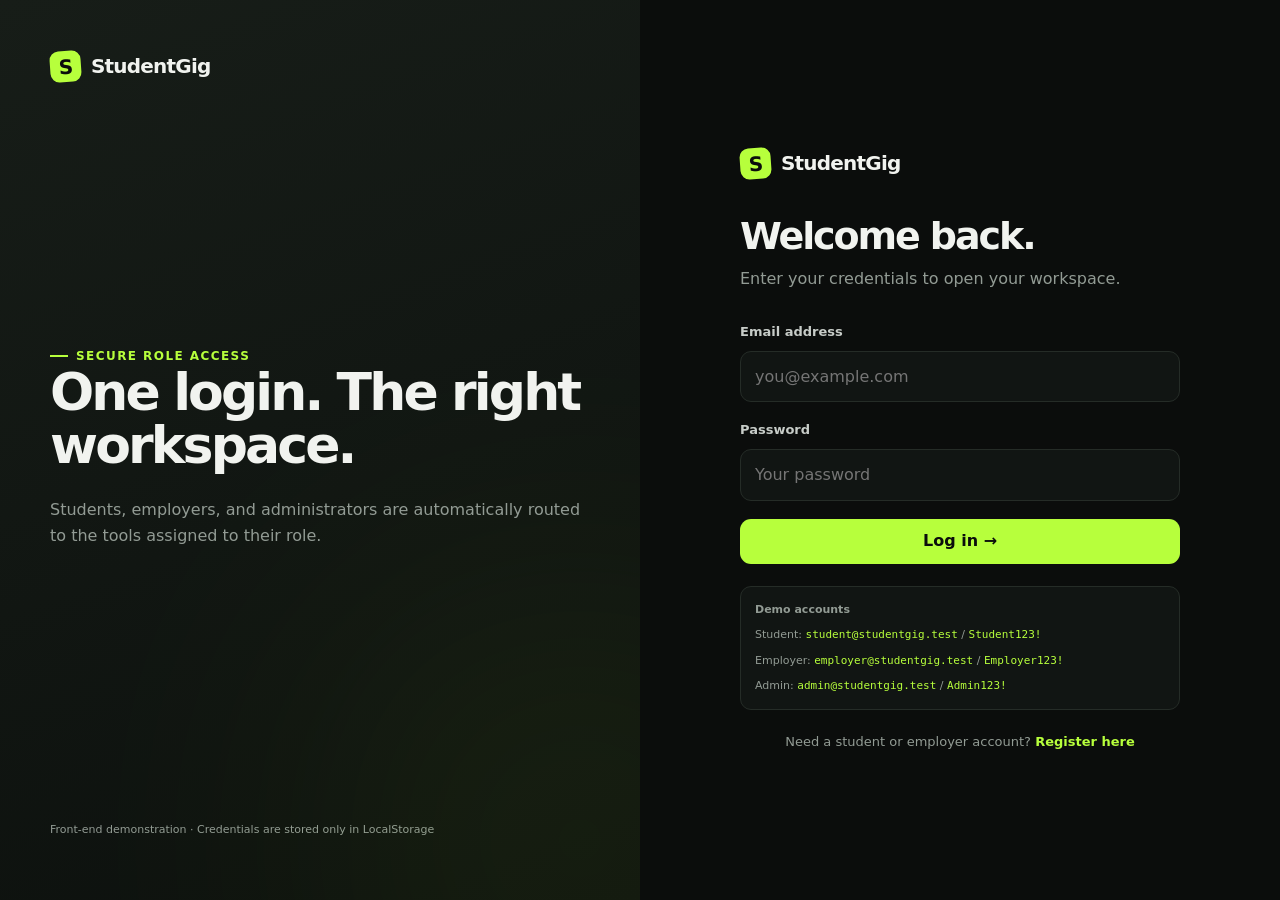
<file: admin-dashboard.html>
<!doctype html>
<html lang="en">
  <head>
    <meta charset="UTF-8" />
    <meta name="viewport" content="width=device-width,initial-scale=1" />
    <title>Administrator Dashboard — StudentGig</title>
    <link rel="stylesheet" href="style.css" />
    <script type="module" src="script.js"></script>
  </head>
  <body data-page="admin" data-role="admin">
    <div class="admin-shell">
      <aside class="admin-sidebar">
        <a class="logo" href="admin-dashboard.html"><span class="logo-mark">S</span>StudentGig</a>
        <div class="notice warning" style="margin-bottom: 20px">Administrator access only</div>
        <nav class="admin-nav">
          <button class="tab-btn active" data-tab="overview">Overview</button>
          <button class="tab-btn" data-tab="students">Student accounts</button>
          <button class="tab-btn" data-tab="employers">Employer accounts</button>
          <button class="tab-btn" data-tab="gigs">Gig postings</button>
          <button class="tab-btn" data-tab="applications">Applications</button>
          <button class="tab-btn" data-tab="activity">Website activity</button>
            <button class="btn btn-danger btn-block" data-logout style="margin-top: 30px">
            Log out
          </button>
        </nav>
      </aside>
      <main class="admin-main">
        <header class="admin-top">
          <div>
            <span class="eyebrow">Administrator workspace</span>
            <h1 style="font-size: 38px; margin: 6px 0">System control center</h1>
          </div>
          <div class="nav-user">
            <div class="avatar sm">AD</div>
            <div><strong>Administrator</strong><small>Full management access</small></div>
          </div>
        </header>
        <select
          class="admin-mobile-nav"
          aria-label="Admin section"
          onchange="document.querySelector('[data-tab=' + this.value + ']').click()"
        >
          <option value="overview">Overview</option>
          <option value="students">Student accounts</option>
          <option value="employers">Employer accounts</option>
          <option value="gigs">Gig postings</option>
          <option value="applications">Applications</option>
          <option value="activity">Website activity</option>
        </select>
        <section class="tab-panel active" id="overview">
          <div class="grid-4" id="adminStats"></div>
          <div class="grid-2">
            <article class="card panel">
              <span class="eyebrow">Access model</span>
              <h2 style="font-size: 26px; margin-top: 10px">Three roles. Clear boundaries.</h2>
              <p class="muted">
                Administrator accounts are not exposed in public registration. Students and
                employers are restricted to their own modules and records.
              </p>
            </article>
            <article class="card panel">
              <span class="eyebrow">Management</span>
              <h2 style="font-size: 26px; margin-top: 10px">All controls are live.</h2>
              <p class="muted">
                Use the sections to suspend accounts, close or remove gigs, review applications, and
                inspect recent platform activity.
              </p>
            </article>
          </div>
        </section>
        <section class="tab-panel" id="students">
          <div class="panel-head">
            <div>
              <span class="eyebrow">Account management</span>
              <h2 style="font-size: 30px; margin-top: 8px">Student accounts</h2>
            </div>
            <div class="search-field" style="max-width: 300px">
              <input id="adminSearch" placeholder="Search active table" />
            </div>
          </div>
          <div class="card table-wrap">
            <table>
              <thead>
                <tr>
                  <th>Student</th>
                  <th>Registered</th>
                  <th>Status</th>
                  <th>Action</th>
                </tr>
              </thead>
              <tbody id="studentRows"></tbody>
            </table>
          </div>
        </section>
        <section class="tab-panel" id="employers">
          <div class="panel-head">
            <div>
              <span class="eyebrow">Account management</span>
              <h2 style="font-size: 30px; margin-top: 8px">Employer accounts</h2>
            </div>
          </div>
          <div class="card table-wrap">
            <table>
              <thead>
                <tr>
                  <th>Employer</th>
                  <th>Registered</th>
                  <th>Status</th>
                  <th>Action</th>
                </tr>
              </thead>
              <tbody id="employerRows"></tbody>
            </table>
          </div>
        </section>
        <section class="tab-panel" id="gigs">
          <div class="panel-head">
            <div>
              <span class="eyebrow">Content management</span>
              <h2 style="font-size: 30px; margin-top: 8px">All gig postings</h2>
            </div>
          </div>
          <div class="card table-wrap">
            <table>
              <thead>
                <tr>
                  <th>Gig</th>
                  <th>Type</th>
                  <th>Status</th>
                  <th>Actions</th>
                </tr>
              </thead>
              <tbody id="gigRows"></tbody>
            </table>
          </div>
        </section>
        <section class="tab-panel" id="applications">
          <div class="panel-head">
            <div>
              <span class="eyebrow">Platform activity</span>
              <h2 style="font-size: 30px; margin-top: 8px">All applications</h2>
            </div>
          </div>
          <div class="card table-wrap">
            <table>
              <thead>
                <tr>
                  <th>Student</th>
                  <th>Gig</th>
                  <th>Employer</th>
                  <th>Status</th>
                </tr>
              </thead>
              <tbody id="applicationRows"></tbody>
            </table>
          </div>
        </section>
        <section class="tab-panel" id="activity">
          <div class="panel-head">
            <div>
              <span class="eyebrow">Audit trail</span>
              <h2 style="font-size: 30px; margin-top: 8px">Website activity</h2>
            </div>
          </div>
          <div class="card activity-list" id="activityList"></div>
        </section>
      </main>
    </div>
  </body>
</html>
</file>
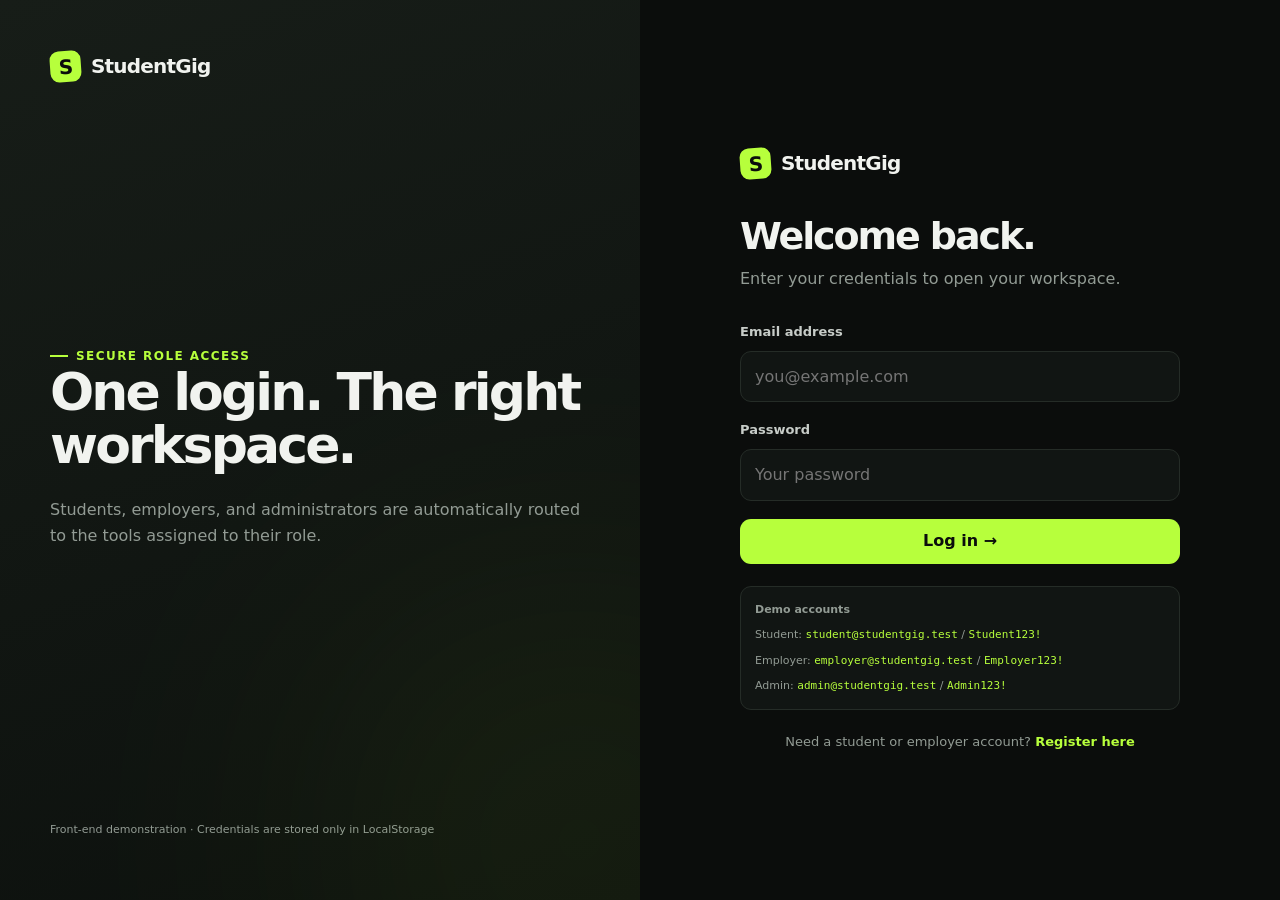
<file: employer-profile.html>
<!doctype html>
<html lang="en">
  <head>
    <meta charset="UTF-8" />
    <meta name="viewport" content="width=device-width,initial-scale=1" />
    <title>Employer Dashboard — StudentGig</title>
    <link rel="stylesheet" href="style.css" />
    <script type="module" src="script.js"></script>
  </head>
  <body data-page="employer-profile" data-role="employer">
    <div id="siteNav"></div>
    <main class="section-sm">
      <div class="container">
        <section class="dashboard-hero">
          <div class="profile-person">
            <div id="companyLogo"></div>
            <div>
              <span class="kicker">Employer workspace</span>
              <h1 id="companyName">Company</h1>
              <p class="muted" id="companySubtitle"></p>
            </div>
          </div>
          <div class="action-row">
            <label class="btn btn-outline file-label"
              >Change logo<input id="logoInput" type="file" accept="image/*" /></label
            ><button class="btn btn-outline" id="editProfile">Edit company</button
            ><a class="btn" href="post-job.html">Post a gig</a>
          </div>
        </section>
        <section class="section-sm"><div class="dashboard-grid" id="employerStats"></div></section>
        <div class="dashboard-grid">
          <section class="card span-8" id="companyDetails"></section>
          <aside class="card span-4">
            <span class="eyebrow">Ownership protected</span>
            <h3 style="margin-top: 12px">Your data stays scoped.</h3>
            <p class="muted">
              You can edit only gigs created by this account and review only students who applied to
              those gigs.
            </p>
          </aside>
          <section class="card span-12">
            <div class="panel-head">
              <div>
                <span class="eyebrow">Your listings</span>
                <h2 style="font-size: 28px; margin: 8px 0">Manage posted gigs</h2>
              </div>
              <a class="btn btn-sm" href="post-job.html">Post new gig</a>
            </div>
            <div id="employerGigs"></div>
          </section>
          <section class="card span-12" id="applicants">
            <div class="panel-head">
              <div>
                <span class="eyebrow">Your candidates</span>
                <h2 style="font-size: 28px; margin: 8px 0">Review applications</h2>
              </div>
              <a class="btn btn-outline btn-sm" href="messages.html">Open messages</a>
            </div>
            <div id="employerApplicants"></div>
          </section>
        </div>
      </div>
    </main>
    <div class="modal" id="profileModal">
      <div class="modal-card">
        <div class="modal-head">
          <h3>Edit employer profile</h3>
          <button type="button" data-close-modal aria-label="Close">×</button>
        </div>
        <form id="employerProfileForm">
          <div class="form-grid">
            <div class="form-group">
              <label for="name">Contact person</label><input id="name" name="name" required />
            </div>
            <div class="form-group">
              <label for="company">Company name</label
              ><input id="company" name="company" required />
            </div>
          </div>
          <div class="form-group">
            <label for="description">Company description</label
            ><textarea id="description" name="description" required></textarea>
          </div>
          <div class="form-grid">
            <div class="form-group">
              <label for="contact">Contact details</label
              ><input id="contact" name="contact" required />
            </div>
            <div class="form-group">
              <label for="location">Location</label><input id="location" name="location" required />
            </div>
          </div>
          <div class="form-group">
            <label for="industry">Industry</label
            ><input id="industry" name="industry" placeholder="Creative marketing" />
          </div>
          <button class="btn btn-block" type="submit">Save company profile</button>
        </form>
      </div>
    </div>
  </body>
</html>
</file>
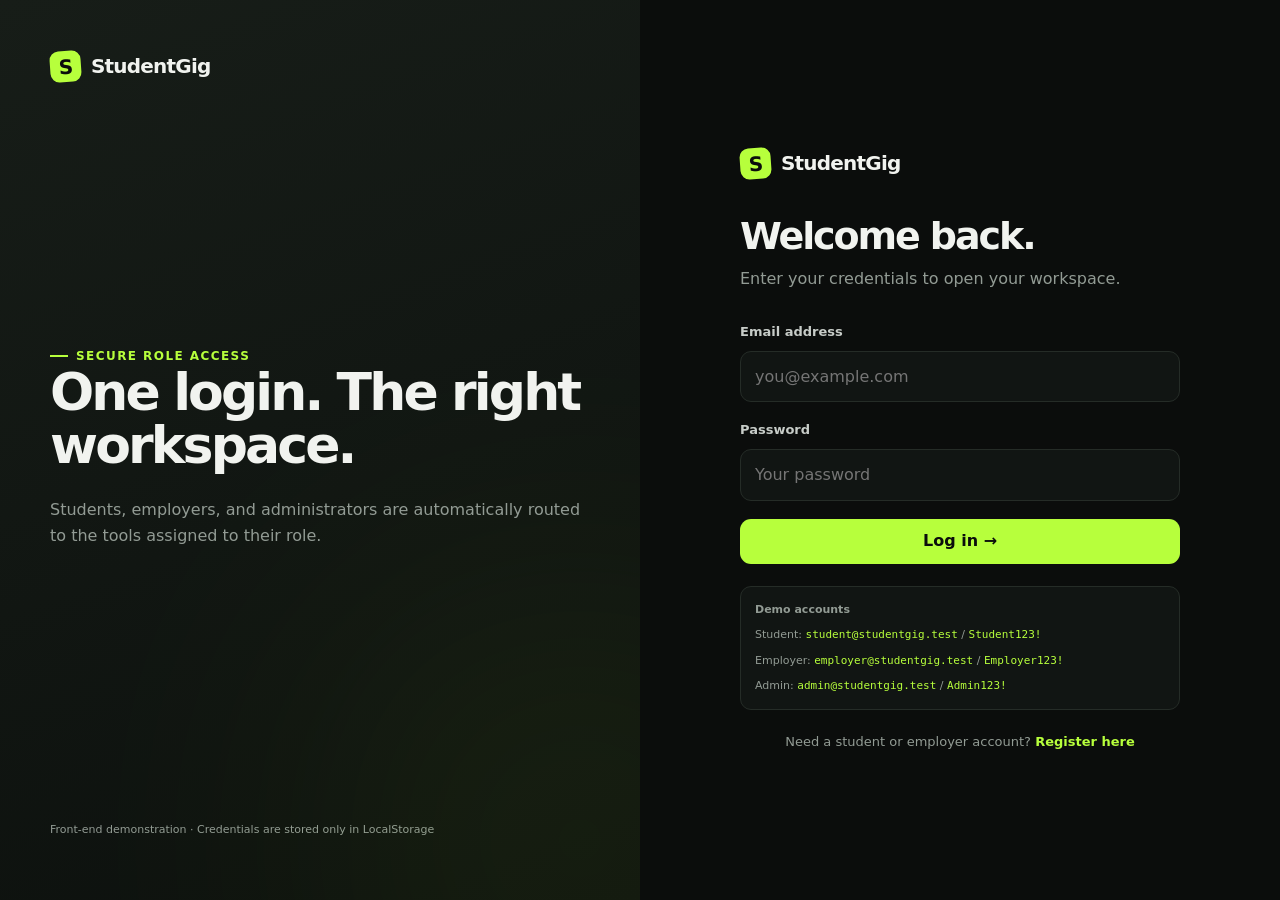
<file: find-gigs.html>
<!doctype html>
<html lang="en">
  <head>
    <meta charset="UTF-8" />
    <meta name="viewport" content="width=device-width,initial-scale=1" />
    <title>Find Gigs — StudentGig</title>
    <link rel="stylesheet" href="style.css" />
    <script type="module" src="script.js"></script>
  </head>
  <body data-page="find-gigs" data-role="student">
    <div id="siteNav"></div>
    <main>
      <section class="page-head">
        <div class="container">
          <span class="eyebrow">Student opportunity board</span>
          <h1>Find work that fits.</h1>
          <p>Search active opportunities by skill, category, location, work type, and pay.</p>
        </div>
      </section>
      <section class="section-sm">
        <div class="container">
          <div class="browse-layout">
            <form class="card filters" id="filterForm">
              <div style="display: flex; justify-content: space-between; align-items: center">
                <h3>Filters</h3>
                <button class="btn btn-ghost btn-sm" type="reset">Clear</button>
              </div>
              <div class="form-group">
                <label for="q">Search</label
                ><input id="q" name="q" placeholder="Title, company, keyword" />
              </div>
              <div class="form-group">
                <label for="category">Category</label
                ><select id="category" name="category">
                  <option value="">All categories</option>
                  <option>Marketing</option>
                  <option>Design</option>
                  <option>Retail</option>
                  <option>Events</option>
                  <option>Education</option>
                  <option>Admin</option>
                </select>
              </div>
              <div class="form-group">
                <label for="location">Location</label
                ><select id="location" name="location">
                  <option value="">All locations</option>
                  <option>Remote</option>
                  <option>On Campus</option>
                  <option>Local</option>
                </select>
              </div>
              <div class="form-group">
                <label for="type">Job type</label
                ><select id="type" name="type">
                  <option value="">All types</option>
                  <option>Part-Time</option>
                  <option>Short-Term</option>
                  <option>Remote</option>
                </select>
              </div>
              <div class="form-group">
                <label>Pay range</label>
                <div class="salary-row">
                  <input name="min" type="number" min="0" placeholder="Min" /><input
                    name="max"
                    type="number"
                    min="0"
                    placeholder="Max"
                  />
                </div>
              </div>
            </form>
            <div>
              <div class="results-head">
                <strong id="resultCount">0 opportunities</strong
                ><span class="muted" style="font-size: 12px">Active gigs only</span>
              </div>
              <div class="job-list" id="jobList"></div>
            </div>
          </div>
        </div>
      </section>
    </main>
  </body>
</html>
</file>
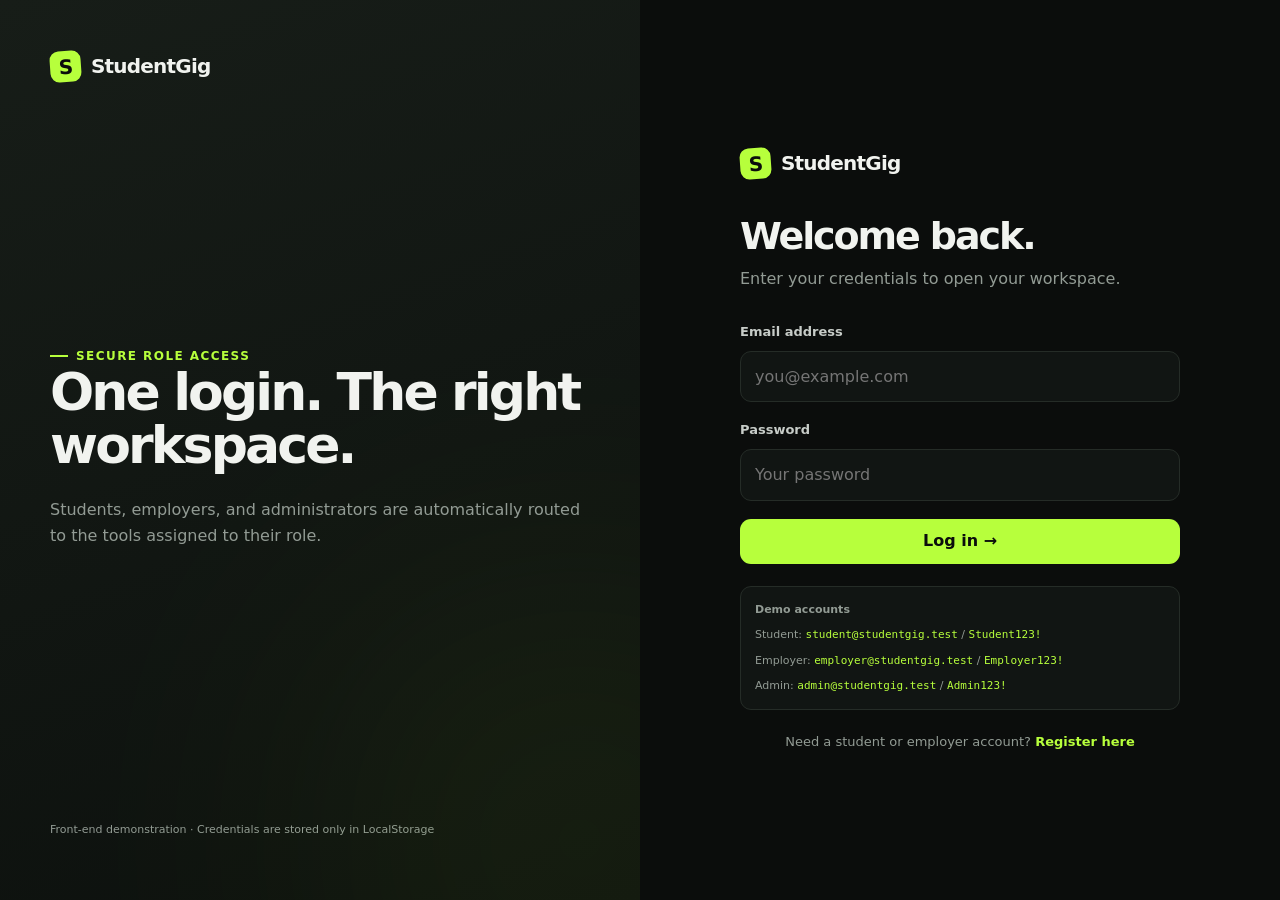
<file: gig-details.html>
<!doctype html>
<html lang="en">
  <head>
    <meta charset="UTF-8" />
    <meta name="viewport" content="width=device-width,initial-scale=1" />
    <title>Gig Details — StudentGig</title>
    <link rel="stylesheet" href="style.css" />
    <script type="module" src="script.js"></script>
  </head>
  <body data-page="gig-details" data-role="student">
    <div id="siteNav"></div>
    <main class="section-sm"><div class="container" id="gigContent"></div></main>
    <div class="modal" id="applyModal">
      <div class="modal-card">
        <div class="modal-head">
          <div>
            <span class="eyebrow">Student application</span>
            <h3 style="margin-top: 8px">Why are you a good fit?</h3>
          </div>
          <button type="button" data-close-modal aria-label="Close">×</button>
        </div>
        <form id="applicationForm">
          <div class="form-group">
            <label for="note">Application note</label
            ><textarea
              id="note"
              name="note"
              required
              placeholder="Share relevant skills, availability, and why this gig interests you."
            ></textarea>
          </div>
          <button class="btn btn-block" type="submit">Submit application</button>
        </form>
      </div>
    </div>
  </body>
</html>
</file>
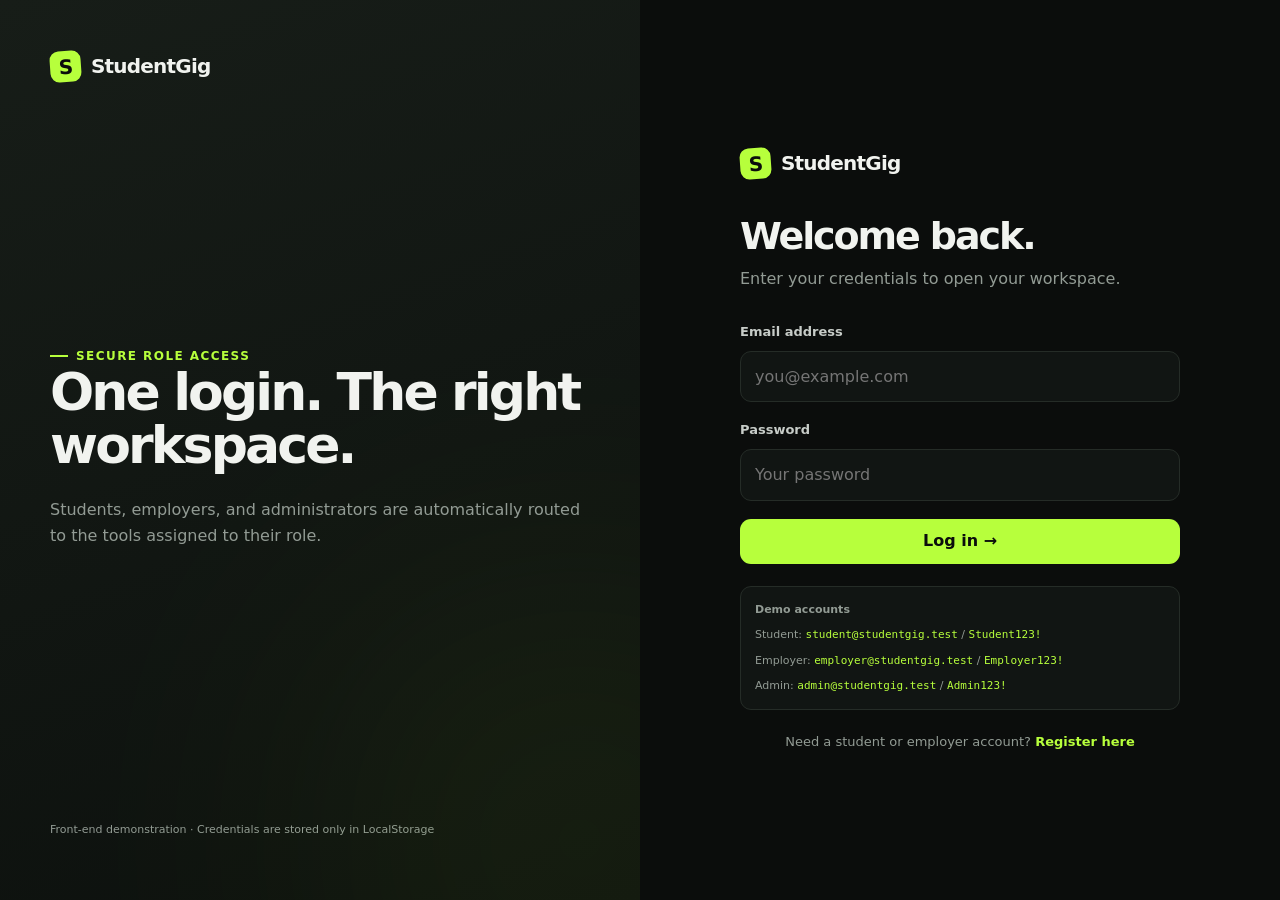
<file: login.html>
<!doctype html>
<html lang="en">
  <head>
    <meta charset="UTF-8" />
    <meta name="viewport" content="width=device-width,initial-scale=1" />
    <title>Log in — StudentGig</title>
    <link rel="stylesheet" href="style.css" />
    <script type="module" src="script.js"></script>
  </head>
  <body data-page="login" data-role="public">
    <main class="auth-page">
      <section class="auth-art">
        <a class="logo" href="index.html"><span class="logo-mark">S</span>StudentGig</a>
        <div class="auth-quote">
          <span class="eyebrow">Secure role access</span>
          <h1>One login. The right workspace.</h1>
          <p class="muted">
            Students, employers, and administrators are automatically routed to the tools assigned
            to their role.
          </p>
        </div>
        <p class="muted" style="font-size: 11px">
          Front-end demonstration · Credentials are stored only in LocalStorage
        </p>
      </section>
      <section class="auth-form-wrap">
        <div class="auth-form">
          <a class="logo" href="index.html" style="margin-bottom: 38px"
            ><span class="logo-mark">S</span>StudentGig</a
          >
          <h1>Welcome back.</h1>
          <p>Enter your credentials to open your workspace.</p>
          <form id="loginForm" novalidate>
            <div class="form-group">
              <label for="email">Email address</label
              ><input
                id="email"
                name="email"
                type="email"
                autocomplete="email"
                required
                placeholder="you@example.com"
              />
            </div>
            <div class="form-group">
              <label for="password">Password</label
              ><input
                id="password"
                name="password"
                type="password"
                autocomplete="current-password"
                required
                placeholder="Your password"
              />
            </div>
            <button class="btn btn-block" type="submit">Log in →</button>
          </form>
          <div class="auth-demo">
            <strong>Demo accounts</strong
            ><span>Student: <code>student@studentgig.test</code> / <code>Student123!</code></span
            ><span>Employer: <code>employer@studentgig.test</code> / <code>Employer123!</code></span
            ><span>Admin: <code>admin@studentgig.test</code> / <code>Admin123!</code></span>
          </div>
          <div class="auth-switch">
            Need a student or employer account? <a href="signin.html">Register here</a>
          </div>
        </div>
      </section>
    </main>
  </body>
</html>
</file>
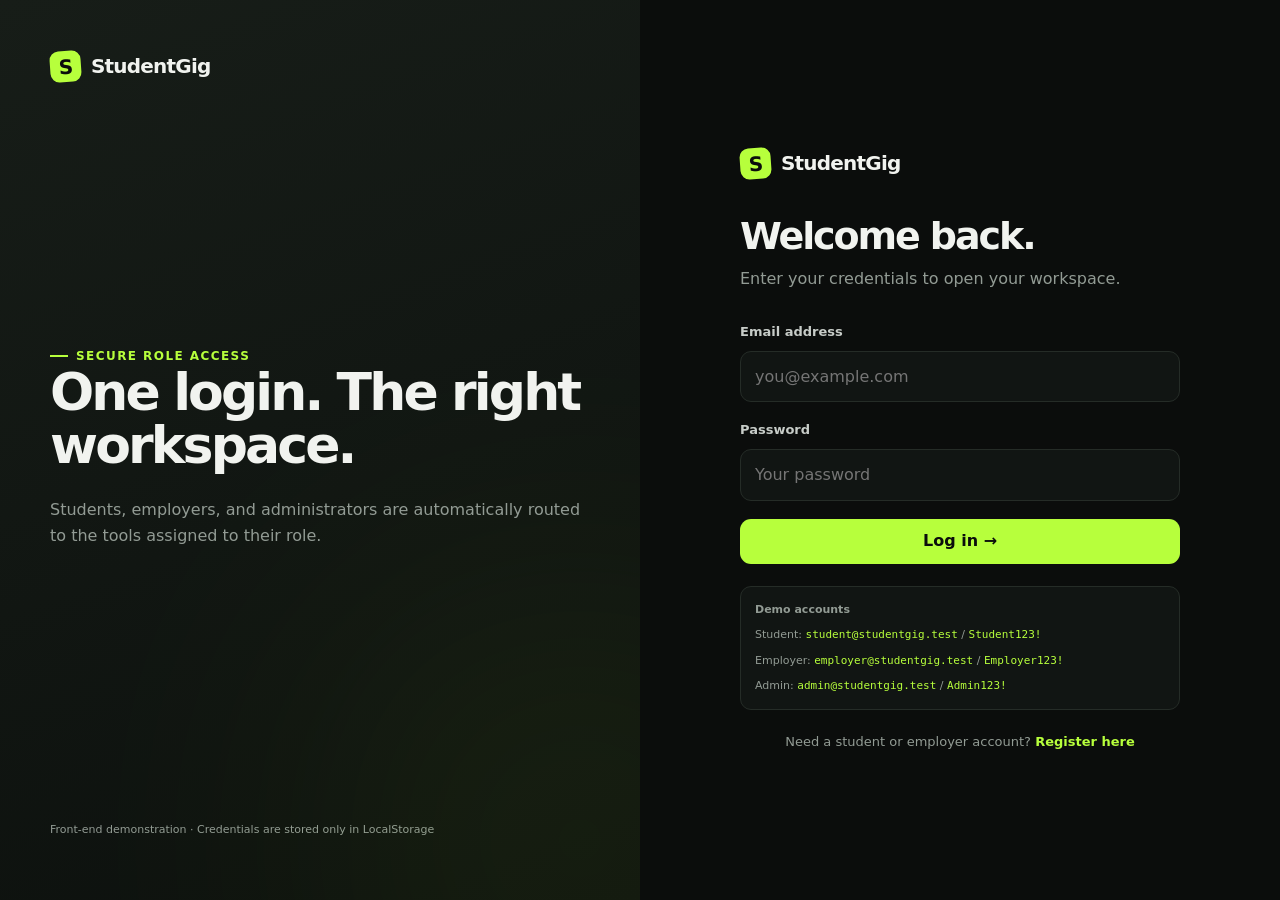
<file: messages.html>
<!doctype html>
<html lang="en">
  <head>
    <meta charset="UTF-8" />
    <meta name="viewport" content="width=device-width,initial-scale=1" />
    <title>Messages — StudentGig</title>
    <link rel="stylesheet" href="style.css" />
    <script type="module" src="script.js"></script>
  </head>
  <body data-page="messages" data-role="member">
    <div id="siteNav"></div>
    <main class="chat-shell">
      <aside class="chat-sidebar">
        <h2 style="font-size: 28px">Messages</h2>
        <p class="muted" style="font-size: 12px">
          Only connected students and employers appear here.
        </p>
        <div id="conversationList"></div>
      </aside>
      <section class="chat-main">
        <header class="chat-header">
          <div>
            <span class="kicker">Conversation</span
            ><strong id="chatPerson" style="display: block">Messages</strong>
          </div>
        </header>
        <div class="messages" id="messageHistory"></div>
        <form class="chat-compose" id="messageForm">
          <input
            name="text"
            autocomplete="off"
            required
            placeholder="Write a professional message…"
            aria-label="Message"
          /><button class="btn" type="submit">Send</button>
        </form>
      </section>
    </main>
  </body>
</html>
</file>
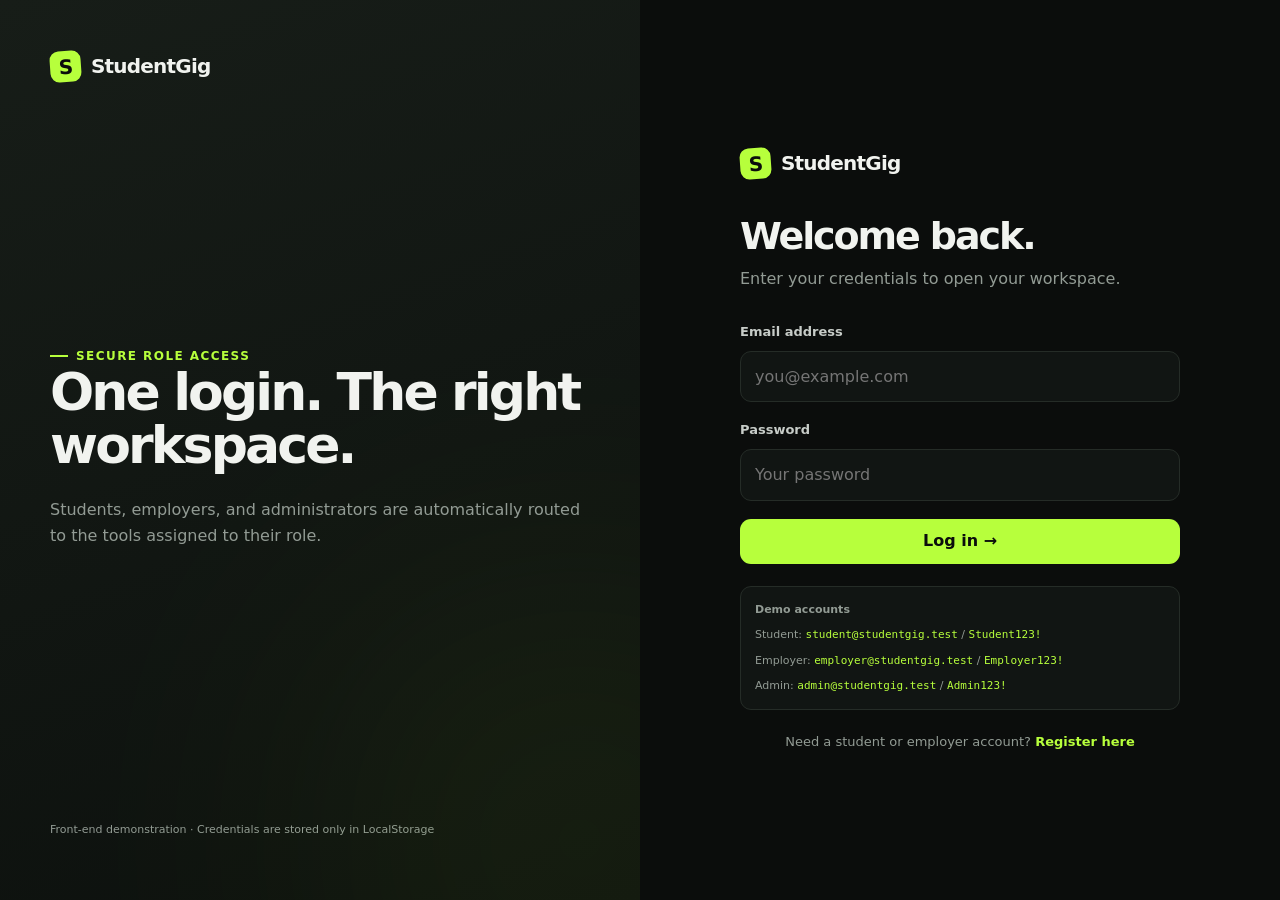
<file: post-job.html>
<!doctype html>
<html lang="en">
  <head>
    <meta charset="UTF-8" />
    <meta name="viewport" content="width=device-width,initial-scale=1" />
    <title>Post a Gig — StudentGig</title>
    <link rel="stylesheet" href="style.css" />
    <script type="module" src="script.js"></script>
  </head>
  <body data-page="post-job" data-role="employer">
    <div id="siteNav"></div>
    <main>
      <section class="page-head">
        <div class="container" style="text-align: center">
          <span class="eyebrow">Employer tools</span>
          <h1 id="formTitle">Post a new gig</h1>
          <p style="margin-inline: auto">
            Describe the work clearly so the right students can apply with confidence.
          </p>
        </div>
      </section>
      <section class="section-sm">
        <div class="container">
          <form class="card form-card" id="gigForm">
            <div class="form-grid">
              <div class="form-group">
                <label for="title">Gig title</label
                ><input id="title" name="title" required placeholder="Social Media Assistant" />
              </div>
              <div class="form-group">
                <label for="category">Category</label
                ><select id="category" name="category" required>
                  <option value="">Choose category</option>
                  <option>Marketing</option>
                  <option>Design</option>
                  <option>Retail</option>
                  <option>Events</option>
                  <option>Education</option>
                  <option>Admin</option>
                </select>
              </div>
            </div>
            <div class="form-group">
              <label for="description">Description</label
              ><textarea
                id="description"
                name="description"
                required
                placeholder="Explain the opportunity and its value to a student"
              ></textarea>
            </div>
            <div class="form-grid">
              <div class="form-group">
                <label for="responsibilities">Responsibilities</label
                ><textarea
                  id="responsibilities"
                  name="responsibilities"
                  required
                  placeholder="One responsibility per line"
                ></textarea>
              </div>
              <div class="form-group">
                <label for="qualifications">Qualifications</label
                ><textarea
                  id="qualifications"
                  name="qualifications"
                  required
                  placeholder="One qualification per line"
                ></textarea>
              </div>
            </div>
            <div class="form-grid">
              <div class="form-group">
                <label for="type">Job type</label
                ><select id="type" name="type" required>
                  <option value="">Choose type</option>
                  <option>Part-Time</option>
                  <option>Short-Term</option>
                  <option>Remote</option>
                </select>
              </div>
              <div class="form-group">
                <label for="location">Location</label
                ><select id="location" name="location" required>
                  <option value="">Choose location</option>
                  <option>Remote</option>
                  <option>On Campus</option>
                  <option>Local</option>
                </select>
              </div>
            </div>
            <div class="form-grid">
              <div class="form-group">
                <label for="salary">Numeric pay amount</label
                ><input
                  id="salary"
                  name="salary"
                  type="number"
                  min="1"
                  required
                  placeholder="250"
                />
                <div class="helper">Used for student salary filtering.</div>
              </div>
              <div class="form-group">
                <label for="salaryLabel">Displayed payment</label
                ><input id="salaryLabel" name="salaryLabel" required placeholder="₱250 / hour" />
              </div>
            </div>
            <div class="form-grid">
              <div class="form-group">
                <label for="schedule">Work schedule</label
                ><input
                  id="schedule"
                  name="schedule"
                  required
                  placeholder="10 hours/week, flexible"
                />
              </div>
              <div class="form-group">
                <label for="deadline">Application deadline</label
                ><input id="deadline" name="deadline" type="date" required />
              </div>
            </div>
            <div class="action-row" style="justify-content: flex-end">
              <a class="btn btn-outline" href="employer-profile.html">Cancel</a
              ><button class="btn" id="publishButton" type="submit">Publish gig</button>
            </div>
          </form>
        </div>
      </section>
    </main>
  </body>
</html>
</file>
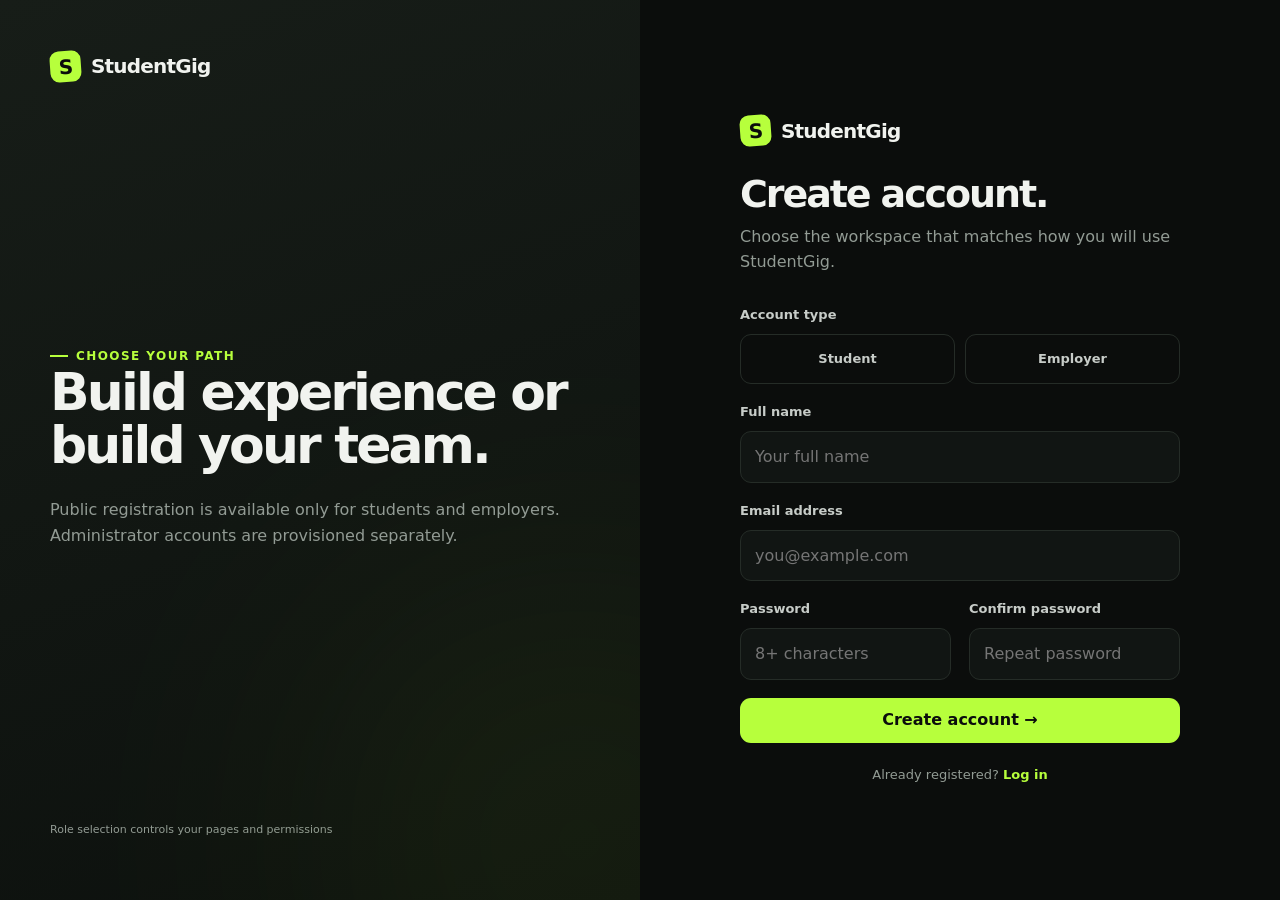
<file: signin.html>
<!doctype html>
<html lang="en">
  <head>
    <meta charset="UTF-8" />
    <meta name="viewport" content="width=device-width,initial-scale=1" />
    <title>Create account — StudentGig</title>
    <link rel="stylesheet" href="style.css" />
    <script type="module" src="script.js"></script>
  </head>
  <body data-page="signin" data-role="public">
    <main class="auth-page">
      <section class="auth-art">
        <a class="logo" href="index.html"><span class="logo-mark">S</span>StudentGig</a>
        <div class="auth-quote">
          <span class="eyebrow">Choose your path</span>
          <h1>Build experience or build your team.</h1>
          <p class="muted">
            Public registration is available only for students and employers. Administrator accounts
            are provisioned separately.
          </p>
        </div>
        <p class="muted" style="font-size: 11px">
          Role selection controls your pages and permissions
        </p>
      </section>
      <section class="auth-form-wrap">
        <div class="auth-form">
          <a class="logo" href="index.html" style="margin-bottom: 28px"
            ><span class="logo-mark">S</span>StudentGig</a
          >
          <h1>Create account.</h1>
          <p>Choose the workspace that matches how you will use StudentGig.</p>
          <form id="signupForm" novalidate>
            <div class="form-group">
              <label>Account type</label>
              <div class="auth-choice">
                <div>
                  <input id="studentRole" type="radio" name="role" value="student" required /><label
                    for="studentRole"
                    >Student</label
                  >
                </div>
                <div>
                  <input
                    id="employerRole"
                    type="radio"
                    name="role"
                    value="employer"
                    required
                  /><label for="employerRole">Employer</label>
                </div>
              </div>
            </div>
            <div class="form-group">
              <label for="name">Full name</label
              ><input id="name" name="name" required placeholder="Your full name" />
            </div>
            <div class="form-group" id="companyGroup" hidden>
              <label for="company">Company name</label
              ><input id="company" name="company" placeholder="Your company" />
            </div>
            <div class="form-group">
              <label for="email">Email address</label
              ><input
                id="email"
                name="email"
                type="email"
                autocomplete="email"
                required
                placeholder="you@example.com"
              />
            </div>
            <div class="form-grid">
              <div class="form-group">
                <label for="password">Password</label
                ><input
                  id="password"
                  name="password"
                  type="password"
                  minlength="8"
                  required
                  placeholder="8+ characters"
                />
              </div>
              <div class="form-group">
                <label for="confirm">Confirm password</label
                ><input
                  id="confirm"
                  name="confirm"
                  type="password"
                  required
                  placeholder="Repeat password"
                />
              </div>
            </div>
            <button class="btn btn-block" type="submit">Create account →</button>
          </form>
          <div class="auth-switch">Already registered? <a href="login.html">Log in</a></div>
        </div>
      </section>
    </main>
  </body>
</html>
</file>
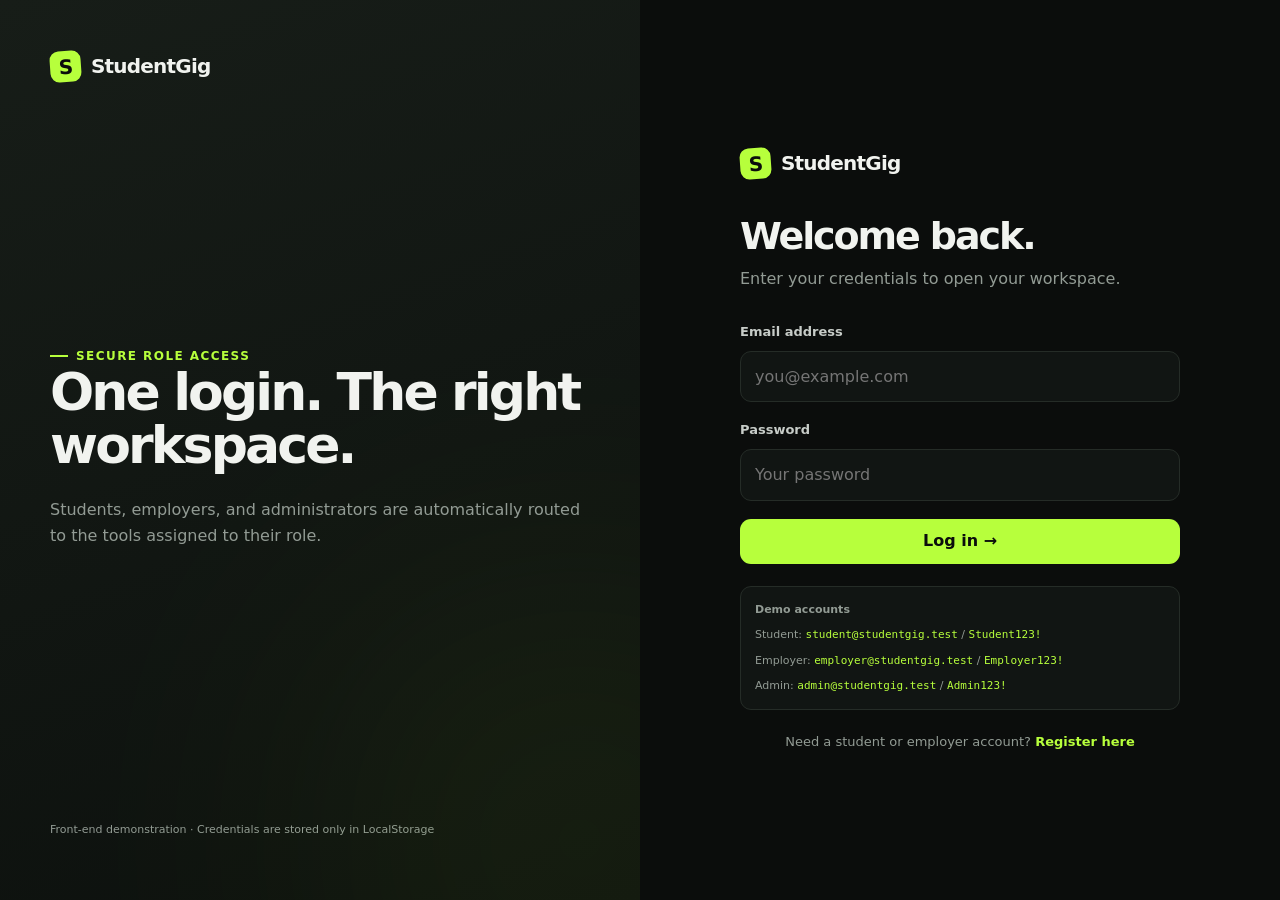
<file: student-profile.html>
<!doctype html>
<html lang="en">
  <head>
    <meta charset="UTF-8" />
    <meta name="viewport" content="width=device-width,initial-scale=1" />
    <title>Student Dashboard — StudentGig</title>
    <link rel="stylesheet" href="style.css" />
    <script type="module" src="script.js"></script>
  </head>
  <body data-page="student-profile" data-role="student">
    <div id="siteNav"></div>
    <main class="section-sm">
      <div class="container">
        <section class="dashboard-hero">
          <div class="profile-person">
            <div id="studentPhoto"></div>
            <div>
              <span class="kicker">Student workspace</span>
              <h1 id="studentName">Student</h1>
              <p class="muted" id="studentSubtitle"></p>
            </div>
          </div>
          <div class="action-row">
            <label class="btn btn-outline file-label"
              >Change photo<input id="photoInput" type="file" accept="image/*" /></label
            ><button class="btn" id="editProfile">Edit profile</button>
          </div>
        </section>
        <section class="section-sm"><div class="dashboard-grid" id="studentStats"></div></section>
        <div class="dashboard-grid">
          <section class="card span-8" id="profileDetails"></section>
          <aside class="card span-4">
            <h3>Availability & location</h3>
            <div id="availability"></div>
            <a class="btn btn-outline btn-block" href="find-gigs.html">Browse active gigs</a>
          </aside>
          <section class="card span-12" id="applications">
            <div class="panel-head">
              <div>
                <span class="eyebrow">My activity</span>
                <h2 style="font-size: 28px; margin: 8px 0">Submitted applications</h2>
              </div>
              <a class="btn btn-sm" href="find-gigs.html">Find more gigs</a>
            </div>
            <div id="studentApplications"></div>
          </section>
        </div>
      </div>
    </main>
    <div class="modal" id="profileModal">
      <div class="modal-card">
        <div class="modal-head">
          <h3>Edit student profile</h3>
          <button type="button" data-close-modal aria-label="Close">×</button>
        </div>
        <form id="studentProfileForm">
          <div class="form-group">
            <label for="name">Full name</label><input id="name" name="name" required />
          </div>
          <div class="form-grid">
            <div class="form-group">
              <label for="degree">Course or degree</label
              ><input id="degree" name="degree" placeholder="BS Information Technology" />
            </div>
            <div class="form-group">
              <label for="school">University</label
              ><input id="school" name="school" placeholder="University name" />
            </div>
          </div>
          <div class="form-group">
            <label for="bio">Biography</label
            ><textarea
              id="bio"
              name="bio"
              placeholder="Introduce your interests and strengths"
            ></textarea>
          </div>
          <div class="form-group">
            <label for="skills">Skills</label
            ><input id="skills" name="skills" placeholder="Figma, tutoring, customer service" />
            <div class="helper">Separate skills with commas.</div>
          </div>
          <div class="form-group">
            <label for="preferences">Work preferences</label
            ><input
              id="preferences"
              name="preferences"
              placeholder="Remote design work, weekend events"
            />
          </div>
          <div class="form-grid">
            <div class="form-group">
              <label for="profileAvailability">Availability</label
              ><input
                id="profileAvailability"
                name="availability"
                placeholder="Weekdays after 2 PM"
              />
            </div>
            <div class="form-group">
              <label for="location">Location</label
              ><input id="location" name="location" placeholder="City or campus" />
            </div>
          </div>
          <button class="btn btn-block" type="submit">Save profile</button>
        </form>
      </div>
    </div>
  </body>
</html>
</file>
<file: style.css>
:root {
  --bg: #0b0d0c;
  --bg2: #111513;
  --card: #171c19;
  --card2: #1b211d;
  --lime: #b7ff3c;
  --lime2: #8ed624;
  --text: #f1f3ef;
  --muted: #929b94;
  --line: #252c27;
  --danger: #ff6b6b;
  --warning: #f5c451;
  --info: #6bb7ff;
  --radius: 18px;
  --radius-sm: 11px;
  --shadow: 0 22px 70px rgba(0, 0, 0, 0.28);
  --max: 1180px;
}
* {
  box-sizing: border-box;
}
html {
  scroll-behavior: smooth;
}
body {
  margin: 0;
  background: var(--bg);
  color: var(--text);
  font-family: Inter, system-ui, sans-serif;
  line-height: 1.6;
}
body.no-scroll {
  overflow: hidden;
}
a {
  color: inherit;
  text-decoration: none;
}
button,
input,
select,
textarea {
  font: inherit;
}
button {
  cursor: pointer;
}
img {
  display: block;
  max-width: 100%;
}
.container {
  width: min(var(--max), calc(100% - 40px));
  margin-inline: auto;
}
.muted {
  color: var(--muted);
}
.lime {
  color: var(--lime);
}
.eyebrow {
  display: inline-flex;
  align-items: center;
  gap: 8px;
  color: var(--lime);
  font-weight: 700;
  text-transform: uppercase;
  letter-spacing: 0.12em;
  font-size: 12px;
}
.eyebrow:before {
  content: "";
  width: 18px;
  height: 2px;
  background: var(--lime);
}
h1,
h2,
h3,
h4,
p {
  margin-top: 0;
}
h1 {
  font-size: clamp(44px, 7vw, 82px);
  line-height: 1.03;
  letter-spacing: -0.055em;
  margin-bottom: 24px;
}
h2 {
  font-size: clamp(30px, 4vw, 50px);
  line-height: 1.1;
  letter-spacing: -0.04em;
  margin-bottom: 16px;
}
h3 {
  font-size: 20px;
  line-height: 1.25;
  margin-bottom: 8px;
}
.section {
  padding: 96px 0;
}
.section-sm {
  padding: 52px 0;
}
.section-head {
  display: flex;
  justify-content: space-between;
  align-items: end;
  gap: 24px;
  margin-bottom: 34px;
}
.section-head p {
  max-width: 520px;
  color: var(--muted);
  margin: 0;
}
.page-head {
  padding: 70px 0 34px;
}
.page-head h1 {
  font-size: clamp(40px, 6vw, 66px);
  margin: 12px 0;
}
.page-head p {
  max-width: 660px;
  color: var(--muted);
}
.navbar {
  height: 76px;
  border-bottom: 1px solid var(--line);
  background: rgba(11, 13, 12, 0.86);
  backdrop-filter: blur(16px);
  position: sticky;
  top: 0;
  z-index: 50;
}
.nav-inner {
  height: 100%;
  display: flex;
  align-items: center;
  justify-content: space-between;
  gap: 24px;
}
.logo {
  display: flex;
  align-items: center;
  gap: 10px;
  font-size: 20px;
  font-weight: 800;
  letter-spacing: -0.04em;
}
.logo-mark {
  width: 31px;
  height: 31px;
  border-radius: 9px;
  background: var(--lime);
  color: #0b0d0c;
  display: grid;
  place-items: center;
  font-weight: 900;
  transform: rotate(-4deg);
}
.nav-links {
  display: flex;
  align-items: center;
  gap: 28px;
}
.nav-links a {
  font-size: 14px;
  color: var(--muted);
  font-weight: 600;
  transition: 0.2s;
}
.nav-links a:hover,
.nav-links a.active {
  color: var(--text);
}
.nav-actions {
  display: flex;
  align-items: center;
  gap: 10px;
}
.menu-btn {
  display: none;
  background: none;
  border: 0;
  color: var(--text);
  width: 42px;
  height: 42px;
  font-size: 24px;
}
.btn {
  border: 0;
  border-radius: var(--radius-sm);
  display: inline-flex;
  align-items: center;
  justify-content: center;
  gap: 9px;
  min-height: 45px;
  padding: 0 19px;
  background: var(--lime);
  color: #0b0d0c;
  font-weight: 700;
  transition:
    transform 0.2s,
    background 0.2s,
    box-shadow 0.2s;
}
.btn:hover {
  transform: translateY(-2px);
  background: #c4ff61;
  box-shadow: 0 10px 30px rgba(183, 255, 60, 0.14);
}
.btn-outline {
  background: transparent;
  color: var(--text);
  box-shadow: inset 0 0 0 1px var(--line);
}
.btn-outline:hover {
  background: var(--card);
  box-shadow: inset 0 0 0 1px #39423b;
}
.btn-ghost {
  background: transparent;
  color: var(--muted);
  padding-inline: 10px;
}
.btn-danger {
  background: rgba(255, 107, 107, 0.12);
  color: #ff8888;
}
.btn-sm {
  min-height: 38px;
  padding: 0 14px;
  font-size: 13px;
}
.btn-block {
  width: 100%;
}
.icon-btn {
  width: 42px;
  height: 42px;
  border: 1px solid var(--line);
  border-radius: 11px;
  background: var(--bg2);
  color: var(--muted);
  display: grid;
  place-items: center;
  transition: 0.2s;
}
.icon-btn:hover,
.icon-btn.saved {
  border-color: var(--lime);
  color: var(--lime);
}
.hero {
  padding: 86px 0 48px;
  overflow: hidden;
}
.hero-grid {
  display: grid;
  grid-template-columns: 1.08fr 0.92fr;
  gap: 70px;
  align-items: center;
}
.hero-copy p {
  font-size: 18px;
  color: var(--muted);
  max-width: 620px;
  margin-bottom: 32px;
}
.hero-copy h1 span {
  color: var(--lime);
}
.hero-search {
  display: grid;
  grid-template-columns: 1fr 1fr auto;
  background: var(--card);
  padding: 8px;
  border: 1px solid var(--line);
  border-radius: 15px;
  max-width: 710px;
}
.hero-search input {
  background: transparent;
  border: 0;
  color: var(--text);
  padding: 0 16px;
  outline: 0;
  min-width: 0;
}
.hero-search input + input {
  border-left: 1px solid var(--line);
}
.trust-row {
  display: flex;
  align-items: center;
  gap: 16px;
  margin-top: 28px;
  color: var(--muted);
  font-size: 13px;
}
.avatar-stack {
  display: flex;
}
.avatar-stack span {
  width: 31px;
  height: 31px;
  border-radius: 50%;
  border: 2px solid var(--bg);
  display: grid;
  place-items: center;
  background: var(--card2);
  font-size: 10px;
  font-weight: 700;
  margin-left: -8px;
}
.avatar-stack span:first-child {
  margin-left: 0;
}
.hero-visual {
  position: relative;
  min-height: 530px;
}
.hero-photo {
  position: absolute;
  inset: 0 0 30px 28px;
  border-radius: 28px;
  overflow: hidden;
  border: 1px solid var(--line);
}
.hero-photo img {
  width: 100%;
  height: 100%;
  object-fit: cover;
  filter: saturate(0.75) brightness(0.72);
}
.hero-photo:after {
  content: "";
  position: absolute;
  inset: 0;
  background: linear-gradient(180deg, transparent 50%, rgba(11, 13, 12, 0.8));
}
.floating-card {
  position: absolute;
  z-index: 2;
  background: rgba(23, 28, 25, 0.94);
  border: 1px solid #303830;
  border-radius: 15px;
  padding: 16px;
  box-shadow: var(--shadow);
  backdrop-filter: blur(12px);
}
.floating-card.top {
  top: 32px;
  left: 0;
}
.floating-card.bottom {
  right: -10px;
  bottom: 0;
  min-width: 235px;
}
.floating-card .mini-icon {
  width: 38px;
  height: 38px;
  border-radius: 10px;
  background: rgba(183, 255, 60, 0.12);
  color: var(--lime);
  display: grid;
  place-items: center;
  font-weight: 800;
}
.floating-row {
  display: flex;
  align-items: center;
  gap: 12px;
}
.floating-card p {
  margin: 2px 0 0;
  color: var(--muted);
  font-size: 12px;
}
.stat-strip {
  display: grid;
  grid-template-columns: repeat(4, 1fr);
  border: 1px solid var(--line);
  border-radius: 18px;
  background: var(--bg2);
  margin-top: 56px;
}
.stat {
  padding: 26px 30px;
}
.stat + .stat {
  border-left: 1px solid var(--line);
}
.stat strong {
  display: block;
  font-size: 25px;
  letter-spacing: -0.03em;
}
.stat span {
  font-size: 12px;
  color: var(--muted);
}
.grid-2 {
  display: grid;
  grid-template-columns: repeat(2, 1fr);
  gap: 20px;
}
.grid-3 {
  display: grid;
  grid-template-columns: repeat(3, 1fr);
  gap: 20px;
}
.grid-4 {
  display: grid;
  grid-template-columns: repeat(4, 1fr);
  gap: 16px;
}
.card {
  background: var(--card);
  border: 1px solid var(--line);
  border-radius: var(--radius);
  padding: 24px;
}
.card-hover {
  transition:
    transform 0.22s,
    border 0.22s;
}
.card-hover:hover {
  transform: translateY(-4px);
  border-color: #39443c;
}
.job-card {
  display: flex;
  flex-direction: column;
}
.job-top {
  display: flex;
  justify-content: space-between;
  align-items: start;
  gap: 12px;
}
.company-logo {
  width: 46px;
  height: 46px;
  border-radius: 13px;
  background: var(--bg2);
  border: 1px solid var(--line);
  display: grid;
  place-items: center;
  color: var(--lime);
  font-weight: 800;
}
.job-card h3 {
  margin: 20px 0 5px;
}
.job-company {
  font-size: 13px;
  color: var(--muted);
}
.tags {
  display: flex;
  flex-wrap: wrap;
  gap: 7px;
  margin: 18px 0;
}
.tag,
.status {
  display: inline-flex;
  align-items: center;
  min-height: 27px;
  padding: 0 10px;
  border-radius: 20px;
  background: var(--bg2);
  border: 1px solid var(--line);
  font-size: 11px;
  color: var(--muted);
  font-weight: 600;
}
.tag.lime {
  background: rgba(183, 255, 60, 0.08);
  border-color: rgba(183, 255, 60, 0.18);
  color: var(--lime);
}
.job-bottom {
  display: flex;
  align-items: end;
  justify-content: space-between;
  gap: 12px;
  margin-top: auto;
  padding-top: 18px;
  border-top: 1px solid var(--line);
}
.job-bottom strong {
  font-size: 15px;
}
.job-bottom small {
  display: block;
  color: var(--muted);
  font-size: 11px;
}
.category-card .category-icon,
.step-number {
  width: 45px;
  height: 45px;
  border-radius: 13px;
  background: rgba(183, 255, 60, 0.09);
  color: var(--lime);
  display: grid;
  place-items: center;
  font-weight: 800;
  margin-bottom: 30px;
}
.category-card p,
.step-card p {
  color: var(--muted);
  font-size: 14px;
  margin: 0;
}
.category-card .count {
  display: block;
  margin-top: 18px;
  color: var(--lime);
  font-size: 12px;
  font-weight: 700;
}
.steps {
  counter-reset: step;
}
.step-card {
  position: relative;
}
.step-number {
  font-size: 13px;
}
.benefit {
  display: grid;
  grid-template-columns: 1fr 1fr;
  overflow: hidden;
  padding: 0;
}
.benefit-copy {
  padding: 52px;
}
.benefit-copy ul {
  list-style: none;
  padding: 0;
  margin: 28px 0;
}
.benefit-copy li {
  margin: 14px 0;
  color: var(--muted);
}
.benefit-copy li:before {
  content: "✓";
  color: var(--lime);
  font-weight: 800;
  margin-right: 11px;
}
.benefit-panel {
  background: linear-gradient(145deg, rgba(183, 255, 60, 0.13), rgba(183, 255, 60, 0.02));
  padding: 44px;
  display: flex;
  flex-direction: column;
  justify-content: center;
}
.benefit-panel .metric {
  padding: 20px 0;
  border-bottom: 1px solid var(--line);
}
.benefit-panel strong {
  font-size: 30px;
  display: block;
}
.benefit-panel span {
  color: var(--muted);
  font-size: 13px;
}
.toolbar {
  display: flex;
  gap: 12px;
  margin-bottom: 24px;
}
.search-field {
  position: relative;
  flex: 1;
}
.search-field input {
  padding-left: 42px;
}
.search-field:before {
  content: "⌕";
  position: absolute;
  left: 15px;
  top: 50%;
  transform: translateY(-50%);
  color: var(--muted);
  font-size: 20px;
}
.field,
input,
select,
textarea {
  width: 100%;
  background: var(--bg2);
  border: 1px solid var(--line);
  border-radius: 11px;
  color: var(--text);
  padding: 12px 14px;
  outline: 0;
  transition:
    border 0.2s,
    box-shadow 0.2s;
}
input:focus,
select:focus,
textarea:focus {
  border-color: rgba(183, 255, 60, 0.55);
  box-shadow: 0 0 0 3px rgba(183, 255, 60, 0.07);
}
textarea {
  min-height: 130px;
  resize: vertical;
}
label {
  display: block;
  color: #c7ccc8;
  font-size: 13px;
  font-weight: 600;
  margin-bottom: 8px;
}
.form-group {
  margin-bottom: 18px;
}
.form-grid {
  display: grid;
  grid-template-columns: 1fr 1fr;
  gap: 0 18px;
}
.browse-layout {
  display: grid;
  grid-template-columns: 260px 1fr;
  gap: 26px;
}
.filters {
  align-self: start;
  position: sticky;
  top: 98px;
}
.filter-group {
  padding: 20px 0;
  border-bottom: 1px solid var(--line);
}
.filter-group:first-child {
  padding-top: 0;
}
.filter-group h4 {
  font-size: 13px;
  margin-bottom: 13px;
}
.check {
  display: flex;
  align-items: center;
  gap: 10px;
  color: var(--muted);
  font-size: 13px;
  margin: 11px 0;
  cursor: pointer;
}
.check input {
  width: 16px;
  height: 16px;
  accent-color: var(--lime);
}
.results-head {
  display: flex;
  align-items: center;
  justify-content: space-between;
  margin-bottom: 18px;
}
.job-list {
  display: grid;
  grid-template-columns: 1fr 1fr;
  gap: 16px;
}
.empty-state {
  text-align: center;
  padding: 60px 20px;
  color: var(--muted);
  grid-column: 1/-1;
}
.mobile-filter {
  display: none;
}
.detail-layout {
  display: grid;
  grid-template-columns: 1fr 340px;
  gap: 26px;
}
.detail-card h2 {
  font-size: 24px;
  letter-spacing: -0.02em;
  margin-top: 36px;
}
.detail-card ul {
  padding-left: 20px;
  color: var(--muted);
}
.detail-card li {
  margin: 10px 0;
}
.sticky-card {
  position: sticky;
  top: 98px;
  align-self: start;
}
.apply-meta {
  display: grid;
  gap: 18px;
  margin: 24px 0;
}
.meta-row {
  display: flex;
  justify-content: space-between;
  gap: 20px;
  padding-bottom: 15px;
  border-bottom: 1px solid var(--line);
  font-size: 13px;
}
.meta-row span {
  color: var(--muted);
}
.chat-shell {
  height: calc(100vh - 76px);
  display: grid;
  grid-template-columns: 340px 1fr;
}
.chat-sidebar {
  border-right: 1px solid var(--line);
  background: var(--bg2);
  padding: 22px;
  overflow: auto;
}
.chat-main {
  display: flex;
  flex-direction: column;
  min-width: 0;
}
.chat-header {
  height: 76px;
  padding: 0 25px;
  border-bottom: 1px solid var(--line);
  display: flex;
  align-items: center;
  justify-content: space-between;
}
.person {
  display: flex;
  align-items: center;
  gap: 12px;
}
.avatar {
  width: 44px;
  height: 44px;
  border-radius: 50%;
  display: grid;
  place-items: center;
  background: rgba(183, 255, 60, 0.12);
  color: var(--lime);
  font-weight: 800;
  flex: none;
}
.avatar.sm {
  width: 36px;
  height: 36px;
  font-size: 12px;
}
.avatar.large {
  width: 96px;
  height: 96px;
  font-size: 26px;
  border: 4px solid var(--card);
}
.conversation {
  width: 100%;
  border: 0;
  background: transparent;
  color: var(--text);
  text-align: left;
  padding: 13px;
  border-radius: 12px;
  display: flex;
  gap: 12px;
  cursor: pointer;
  margin: 7px 0;
  transition: 0.2s;
}
.conversation:hover,
.conversation.active {
  background: var(--card);
}
.conversation-copy {
  min-width: 0;
  flex: 1;
}
.conversation-copy p {
  white-space: nowrap;
  overflow: hidden;
  text-overflow: ellipsis;
  font-size: 12px;
  color: var(--muted);
  margin: 3px 0 0;
}
.conversation-copy strong {
  font-size: 13px;
}
.conv-time {
  font-size: 10px;
  color: var(--muted);
}
.unread {
  width: 7px;
  height: 7px;
  border-radius: 50%;
  background: var(--lime);
  margin-top: 8px;
}
.messages {
  flex: 1;
  padding: 28px;
  overflow: auto;
  display: flex;
  flex-direction: column;
  gap: 14px;
}
.bubble {
  max-width: 64%;
  padding: 12px 15px;
  border-radius: 14px 14px 14px 4px;
  background: var(--card);
  font-size: 14px;
}
.bubble.me {
  align-self: flex-end;
  background: var(--lime);
  color: #0b0d0c;
  border-radius: 14px 14px 4px 14px;
}
.bubble time {
  display: block;
  font-size: 9px;
  opacity: 0.58;
  margin-top: 5px;
}
.chat-compose {
  display: flex;
  gap: 10px;
  padding: 18px 25px;
  border-top: 1px solid var(--line);
}
.profile-cover {
  height: 210px;
  border-radius: 20px;
  background: linear-gradient(125deg, #202921, #111513 60%, rgba(183, 255, 60, 0.2));
  border: 1px solid var(--line);
}
.profile-summary {
  display: flex;
  align-items: end;
  justify-content: space-between;
  gap: 20px;
  padding: 0 30px;
  margin-top: -48px;
}
.profile-person {
  display: flex;
  align-items: end;
  gap: 20px;
}
.profile-info h1 {
  font-size: 32px;
  margin: 0 0 4px;
  letter-spacing: -0.04em;
}
.profile-layout {
  display: grid;
  grid-template-columns: 1fr 320px;
  gap: 22px;
  margin-top: 34px;
}
.timeline-item {
  position: relative;
  padding-left: 24px;
  margin: 24px 0;
}
.timeline-item:before {
  content: "";
  position: absolute;
  left: 0;
  top: 7px;
  width: 8px;
  height: 8px;
  border-radius: 50%;
  background: var(--lime);
}
.timeline-item:after {
  content: "";
  position: absolute;
  left: 3px;
  top: 20px;
  bottom: -26px;
  width: 1px;
  background: var(--line);
}
.timeline-item:last-child:after {
  display: none;
}
.timeline-item p {
  color: var(--muted);
  font-size: 13px;
}
.skill-list {
  display: flex;
  flex-wrap: wrap;
  gap: 8px;
}
.job-posting-row {
  display: flex;
  align-items: center;
  justify-content: space-between;
  gap: 16px;
  padding: 18px 0;
  border-bottom: 1px solid var(--line);
}
.job-posting-row:last-child {
  border: 0;
}
.form-card {
  max-width: 830px;
  margin: 0 auto;
}
.helper {
  font-size: 11px;
  color: var(--muted);
  margin-top: 5px;
}
.success-banner,
.toast {
  background: #172516;
  border: 1px solid rgba(183, 255, 60, 0.3);
  color: var(--text);
  border-radius: 12px;
  padding: 14px 17px;
}
.success-banner {
  display: none;
  margin-bottom: 20px;
}
.success-banner.show {
  display: block;
}
.toast {
  position: fixed;
  right: 24px;
  bottom: 24px;
  z-index: 100;
  box-shadow: var(--shadow);
  transform: translateY(120px);
  opacity: 0;
  transition: 0.3s;
  max-width: 340px;
}
.toast.show {
  transform: none;
  opacity: 1;
}
.error {
  color: #ff8888;
  font-size: 11px;
  margin-top: 5px;
}
.admin-shell {
  display: grid;
  grid-template-columns: 245px 1fr;
  min-height: 100vh;
}
.admin-sidebar {
  position: sticky;
  top: 0;
  height: 100vh;
  background: var(--bg2);
  border-right: 1px solid var(--line);
  padding: 26px 18px;
}
.admin-sidebar .logo {
  margin: 0 10px 40px;
}
.admin-nav button {
  width: 100%;
  border: 0;
  background: transparent;
  color: var(--muted);
  padding: 12px 14px;
  border-radius: 10px;
  text-align: left;
  margin: 3px 0;
  font-weight: 600;
  font-size: 13px;
}
.admin-nav button:hover,
.admin-nav button.active {
  background: var(--card);
  color: var(--text);
}
.admin-nav button.active {
  box-shadow: inset 3px 0 var(--lime);
}
.admin-main {
  padding: 34px;
  min-width: 0;
}
.admin-top {
  display: flex;
  justify-content: space-between;
  align-items: center;
  margin-bottom: 28px;
}
.stat-card strong {
  display: block;
  font-size: 30px;
  letter-spacing: -0.04em;
}
.stat-card span {
  font-size: 12px;
  color: var(--muted);
}
.stat-card .trend {
  color: var(--lime);
  font-size: 10px;
  margin-top: 9px;
}
.panel {
  margin-top: 20px;
}
.panel-head {
  display: flex;
  align-items: center;
  justify-content: space-between;
  margin-bottom: 18px;
}
.table-wrap {
  overflow: auto;
}
table {
  width: 100%;
  border-collapse: collapse;
  min-width: 650px;
}
th {
  text-align: left;
  font-size: 10px;
  text-transform: uppercase;
  letter-spacing: 0.08em;
  color: var(--muted);
  padding: 12px;
  border-bottom: 1px solid var(--line);
}
td {
  padding: 14px 12px;
  border-bottom: 1px solid var(--line);
  font-size: 13px;
}
tr:last-child td {
  border-bottom: 0;
}
.status.hired,
.status.active {
  color: var(--lime);
  background: rgba(183, 255, 60, 0.08);
}
.status.pending {
  color: var(--warning);
  background: rgba(245, 196, 81, 0.08);
}
.status.closed {
  color: var(--muted);
}
.admin-section {
  display: none;
}
.admin-section.active {
  display: block;
}
.admin-mobile {
  display: none;
}
.auth-page {
  min-height: 100vh;
  display: grid;
  grid-template-columns: 1fr 1fr;
}
.auth-art {
  position: relative;
  padding: 50px;
  display: flex;
  flex-direction: column;
  justify-content: space-between;
  background: linear-gradient(160deg, #171d18, #0c100d);
  overflow: hidden;
}
.auth-art:after {
  content: "";
  position: absolute;
  width: 420px;
  height: 420px;
  border-radius: 50%;
  background: var(--lime);
  filter: blur(150px);
  opacity: 0.1;
  right: -150px;
  bottom: -150px;
}
.auth-quote {
  position: relative;
  z-index: 1;
  max-width: 550px;
}
.auth-quote h1 {
  font-size: 52px;
}
.auth-form-wrap {
  display: grid;
  place-items: center;
  padding: 40px;
}
.auth-form {
  width: min(440px, 100%);
}
.auth-form h1 {
  font-size: 38px;
  margin-bottom: 10px;
}
.auth-form > p {
  color: var(--muted);
  margin-bottom: 30px;
}
.auth-switch {
  text-align: center;
  color: var(--muted);
  font-size: 13px;
  margin-top: 22px;
}
.auth-switch a {
  color: var(--lime);
  font-weight: 700;
}
.password-row {
  display: flex;
  justify-content: space-between;
  align-items: center;
}
.password-row a {
  font-size: 12px;
  color: var(--lime);
}
.checkbox-row {
  display: flex;
  align-items: flex-start;
  gap: 10px;
  color: var(--muted);
  font-size: 12px;
  margin: 18px 0;
}
.checkbox-row input {
  width: 16px;
  height: 16px;
  accent-color: var(--lime);
  margin-top: 2px;
}
.footer {
  border-top: 1px solid var(--line);
  padding: 60px 0 25px;
  background: var(--bg2);
}
.footer-grid {
  display: grid;
  grid-template-columns: 2fr repeat(3, 1fr);
  gap: 40px;
}
.footer h4 {
  font-size: 12px;
  text-transform: uppercase;
  letter-spacing: 0.1em;
}
.footer a {
  display: block;
  color: var(--muted);
  font-size: 13px;
  margin: 10px 0;
}
.footer a:hover {
  color: var(--lime);
}
.footer p {
  color: var(--muted);
  font-size: 13px;
  max-width: 320px;
}
.footer-bottom {
  border-top: 1px solid var(--line);
  margin-top: 45px;
  padding-top: 20px;
  display: flex;
  justify-content: space-between;
  color: var(--muted);
  font-size: 11px;
}
.modal {
  position: fixed;
  inset: 0;
  background: rgba(0, 0, 0, 0.72);
  z-index: 90;
  display: none;
  place-items: center;
  padding: 20px;
}
.modal.open {
  display: grid;
}
.modal-card {
  width: min(540px, 100%);
  max-height: 90vh;
  overflow: auto;
  background: var(--card);
  border: 1px solid var(--line);
  border-radius: 18px;
  padding: 26px;
}
.modal-head {
  display: flex;
  justify-content: space-between;
  align-items: center;
  margin-bottom: 20px;
}
.modal-head button {
  background: transparent;
  border: 0;
  color: var(--muted);
  font-size: 22px;
}
@media (max-width: 1000px) {
  .nav-links {
    position: fixed;
    inset: 76px 0 auto;
    background: var(--bg2);
    padding: 25px 20px;
    flex-direction: column;
    align-items: flex-start;
    border-bottom: 1px solid var(--line);
    transform: translateY(-140%);
    transition: 0.3s;
    z-index: -1;
  }
  .nav-links.open {
    transform: none;
  }
  .menu-btn {
    display: block;
  }
  .nav-actions .btn-ghost {
    display: none;
  }
  .hero-grid {
    grid-template-columns: 1fr;
  }
  .hero-visual {
    min-height: 440px;
  }
  .grid-4 {
    grid-template-columns: 1fr 1fr;
  }
  .browse-layout {
    grid-template-columns: 1fr;
  }
  .filters {
    display: none;
    position: static;
  }
  .filters.open {
    display: block;
  }
  .mobile-filter {
    display: inline-flex;
  }
  .detail-layout,
  .profile-layout {
    grid-template-columns: 1fr;
  }
  .sticky-card {
    position: static;
  }
  .admin-shell {
    grid-template-columns: 1fr;
  }
  .admin-sidebar {
    display: none;
  }
  .admin-mobile {
    display: block;
  }
  .auth-art {
    display: none;
  }
  .auth-page {
    grid-template-columns: 1fr;
  }
}
@media (max-width: 720px) {
  .container {
    width: min(100% - 28px, var(--max));
  }
  .section {
    padding: 68px 0;
  }
  .section-head {
    align-items: start;
    flex-direction: column;
  }
  .nav-actions > .btn {
    display: none;
  }
  .hero {
    padding-top: 58px;
  }
  .hero-search {
    grid-template-columns: 1fr;
  }
  .hero-search input {
    height: 50px;
  }
  .hero-search input + input {
    border-left: 0;
    border-top: 1px solid var(--line);
  }
  .hero-search .btn {
    margin-top: 8px;
  }
  .hero-visual {
    min-height: 360px;
  }
  .hero-photo {
    left: 0;
  }
  .floating-card.top {
    top: 14px;
  }
  .floating-card.bottom {
    right: -5px;
  }
  .stat-strip {
    grid-template-columns: 1fr 1fr;
  }
  .stat:nth-child(3) {
    border-left: 0;
    border-top: 1px solid var(--line);
  }
  .stat:nth-child(4) {
    border-top: 1px solid var(--line);
  }
  .grid-2,
  .grid-3,
  .grid-4,
  .job-list,
  .form-grid {
    grid-template-columns: 1fr;
  }
  .benefit {
    grid-template-columns: 1fr;
  }
  .benefit-copy,
  .benefit-panel {
    padding: 30px;
  }
  .toolbar {
    flex-wrap: wrap;
  }
  .chat-shell {
    grid-template-columns: 1fr;
  }
  .chat-sidebar {
    display: none;
  }
  .bubble {
    max-width: 85%;
  }
  .profile-cover {
    height: 150px;
  }
  .profile-summary,
  .profile-person {
    align-items: flex-start;
    flex-direction: column;
  }
  .profile-summary {
    margin-top: -42px;
    padding: 0 18px;
  }
  .profile-summary > .btn {
    align-self: stretch;
  }
  .admin-main {
    padding: 22px 14px;
  }
  .footer-grid {
    grid-template-columns: 1fr 1fr;
  }
  .footer-grid > div:first-child {
    grid-column: 1/-1;
  }
  .footer-bottom {
    flex-direction: column;
    gap: 8px;
  }
  .auth-form-wrap {
    padding: 28px 20px;
  }
  .page-head {
    padding-top: 50px;
  }
}

/* StudentGig role-based application additions */
[hidden] {
  display: none !important;
}
.app-shell {
  min-height: 100vh;
}
.dashboard-grid {
  display: grid;
  grid-template-columns: repeat(12, 1fr);
  gap: 20px;
}
.span-8 {
  grid-column: span 8;
}
.span-4 {
  grid-column: span 4;
}
.span-12 {
  grid-column: 1/-1;
}
.dashboard-hero {
  display: flex;
  align-items: end;
  justify-content: space-between;
  gap: 24px;
  padding: 34px;
  background: linear-gradient(125deg, var(--card), #111812);
  border: 1px solid var(--line);
  border-radius: var(--radius);
}
.dashboard-hero h1 {
  font-size: clamp(34px, 5vw, 56px);
  margin: 8px 0;
}
.kicker {
  color: var(--lime);
  font-size: 12px;
  text-transform: uppercase;
  letter-spacing: 0.12em;
  font-weight: 800;
}
.stat-card {
  min-height: 140px;
  display: flex;
  flex-direction: column;
  justify-content: space-between;
}
.stat-card strong {
  font-size: 34px;
  letter-spacing: -0.04em;
}
.stat-card span {
  color: var(--muted);
  font-size: 12px;
}
.action-row {
  display: flex;
  align-items: center;
  gap: 9px;
  flex-wrap: wrap;
}
.table-actions {
  display: flex;
  gap: 6px;
  flex-wrap: wrap;
}
.notice {
  padding: 13px 16px;
  border: 1px solid rgba(107, 183, 255, 0.25);
  background: rgba(107, 183, 255, 0.07);
  color: #bcdfff;
  border-radius: 11px;
  font-size: 12px;
}
.notice.warning {
  border-color: rgba(245, 196, 81, 0.25);
  background: rgba(245, 196, 81, 0.07);
  color: #f5d98e;
}
.profile-photo {
  width: 104px;
  height: 104px;
  border-radius: 26px;
  border: 4px solid var(--card);
  background: var(--bg2);
  object-fit: cover;
  display: grid;
  place-items: center;
  color: var(--lime);
  font-size: 26px;
  font-weight: 800;
}
.profile-photo.round {
  border-radius: 50%;
}
.file-label {
  display: inline-flex;
  cursor: pointer;
}
.file-label input {
  display: none;
}
.status.accepted,
.status.active,
.status.hired {
  color: var(--lime);
  background: rgba(183, 255, 60, 0.08);
}
.status.rejected,
.status.suspended {
  color: #ff8888;
  background: rgba(255, 107, 107, 0.08);
}
.status.pending {
  color: var(--warning);
  background: rgba(245, 196, 81, 0.08);
}
.status.closed {
  color: var(--muted);
}
.auth-demo {
  display: grid;
  gap: 8px;
  margin-top: 22px;
  padding: 14px;
  background: var(--bg2);
  border: 1px solid var(--line);
  border-radius: 11px;
  font-size: 11px;
  color: var(--muted);
}
.auth-demo code {
  color: var(--lime);
}
.tabs {
  display: flex;
  gap: 8px;
  border-bottom: 1px solid var(--line);
  margin-bottom: 22px;
  overflow: auto;
}
.tab-btn {
  border: 0;
  background: transparent;
  color: var(--muted);
  font-weight: 700;
  padding: 12px 14px;
  border-bottom: 2px solid transparent;
  white-space: nowrap;
}
.tab-btn.active {
  color: var(--text);
  border-color: var(--lime);
}
.tab-panel {
  display: none;
}
.tab-panel.active {
  display: block;
}
.salary-row {
  display: grid;
  grid-template-columns: 1fr 1fr;
  gap: 10px;
}
.chat-empty {
  height: 100%;
  display: grid;
  place-items: center;
  text-align: center;
  color: var(--muted);
  padding: 40px;
}
.admin-mobile-nav {
  display: none;
  margin-bottom: 20px;
}
.nav-user {
  display: flex;
  align-items: center;
  gap: 9px;
}
.nav-user small {
  display: block;
  color: var(--muted);
  font-size: 10px;
}
.danger-zone {
  border-color: rgba(255, 107, 107, 0.25);
}
.inline-form {
  display: flex;
  gap: 10px;
  align-items: end;
}
.inline-form .form-group {
  flex: 1;
  margin: 0;
}
.hero-actions {
  display: flex;
  gap: 10px;
  flex-wrap: wrap;
}
.auth-choice {
  display: grid;
  grid-template-columns: 1fr 1fr;
  gap: 10px;
}
.auth-choice input {
  position: absolute;
  opacity: 0;
}
.auth-choice label {
  padding: 14px;
  border: 1px solid var(--line);
  border-radius: 11px;
  text-align: center;
  cursor: pointer;
  margin: 0;
}
.auth-choice input:checked + label {
  border-color: var(--lime);
  background: rgba(183, 255, 60, 0.08);
  color: var(--lime);
}
.activity-list {
  display: grid;
  gap: 0;
}
.activity-item {
  padding: 15px 0;
  border-bottom: 1px solid var(--line);
}
.activity-item:last-child {
  border: 0;
}
.activity-item p {
  margin: 3px 0 0;
  color: var(--muted);
  font-size: 12px;
}
.owned-badge {
  font-size: 10px;
  color: var(--lime);
}
.form-message {
  margin-bottom: 16px;
  padding: 12px;
  border-radius: 10px;
  font-size: 12px;
}
.form-message.error-msg {
  background: rgba(255, 107, 107, 0.08);
  color: #ff9a9a;
  border: 1px solid rgba(255, 107, 107, 0.2);
}
.form-message.success-msg {
  background: rgba(183, 255, 60, 0.08);
  color: var(--lime);
  border: 1px solid rgba(183, 255, 60, 0.2);
}
@media (max-width: 1000px) {
  .span-8,
  .span-4 {
    grid-column: 1/-1;
  }
  .admin-mobile-nav {
    display: block;
  }
  .dashboard-grid {
    grid-template-columns: repeat(2, 1fr);
  }
  .dashboard-grid > .stat-card {
    grid-column: span 1;
  }
}
@media (max-width: 720px) {
  .dashboard-grid {
    grid-template-columns: 1fr;
  }
  .dashboard-grid > * {
    grid-column: 1 !important;
  }
  .dashboard-hero {
    align-items: flex-start;
    flex-direction: column;
  }
  .inline-form {
    align-items: stretch;
    flex-direction: column;
  }
  .salary-row,
  .auth-choice {
    grid-template-columns: 1fr;
  }
  .nav-user > div:not(.avatar) {
    display: none;
  }
  .profile-photo {
    width: 84px;
    height: 84px;
  }
  .table-actions .btn {
    min-height: 34px;
  }
  .auth-demo {
    font-size: 10px;
  }
}
</file>
